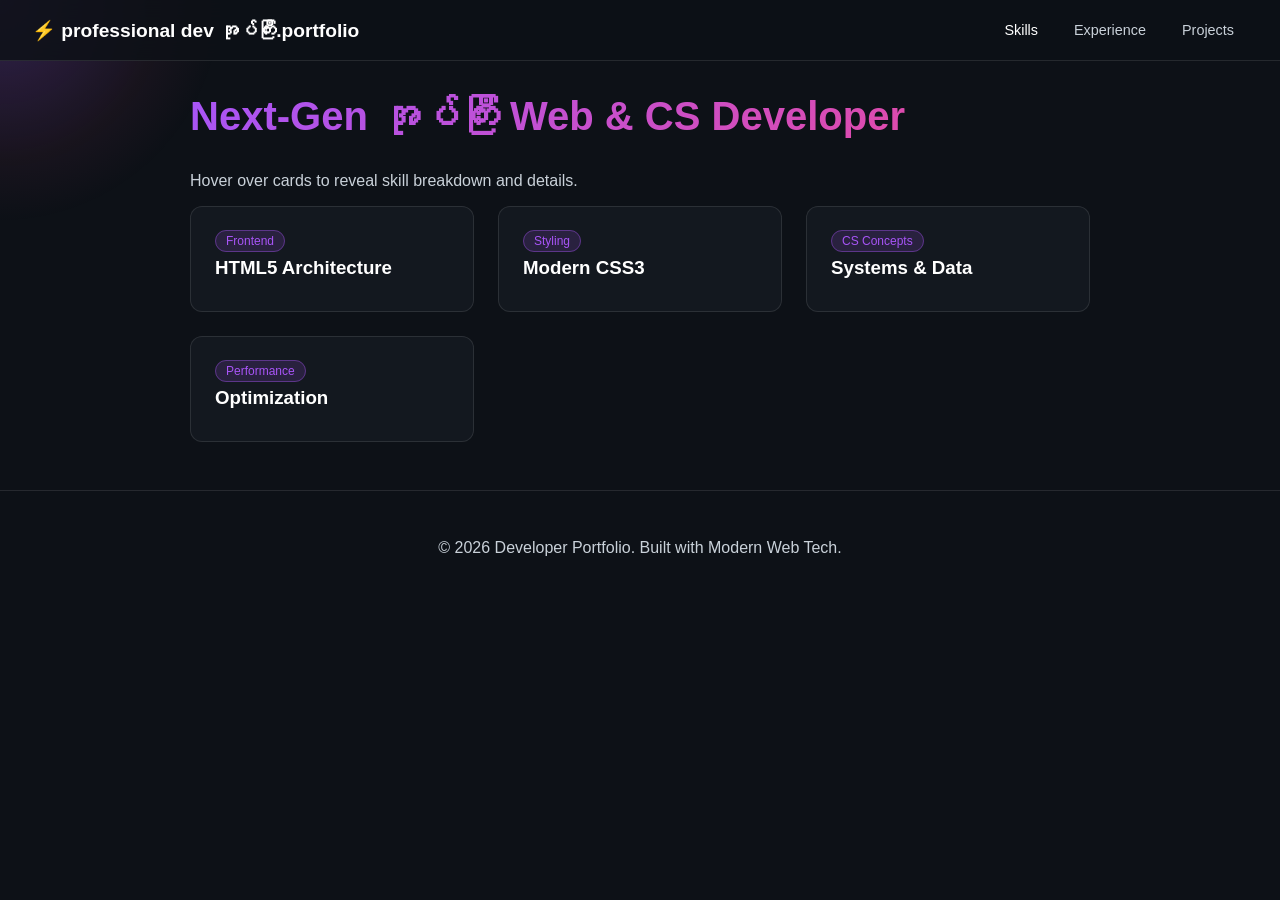
<file: index.html>
<!DOCTYPE html>
<html lang="en">
<head>
    <meta charset="UTF-8">
    <meta name="viewport" content="width=device-width, initial-scale=1.0">
    <title>အုပ်ကြီး Portfolio | Skills</title>
    <link rel="stylesheet" href="style.css">
</head>
<body>
    <div class="cursor-glow" id="cursorGlow"></div>

    <header class="navbar">
        <div class="logo">⚡ professional dev အုပ်ကြီး.portfolio </div>
        <nav class="nav-container">
            <div class="nav-hover-pill" id="navPill"></div>
            <a href="index.html" class="nav-item active">Skills</a>
            <a href="index10_2.html" class="nav-item">Experience</a>
            <a href="index10_3.html" class="nav-item">Projects</a>
        </nav>
    </header>

    <main class="container">
        <section class="hero">
            <h1>Next-Gen အုပ်ကြီး Web & CS Developer</h1>
            <p>Hover over cards to reveal skill breakdown and details.</p>
        </section>

        <div class="skills-grid">
            <div class="card">
                <span class="badge">Frontend</span>
                <h3>HTML5 Architecture</h3>
                <p>Semantic Elements, Advanced Forms, Tables, and Structural Best Practices.</p>
            </div>
            <div class="card">
                <span class="badge">Styling</span>
                <h3>Modern CSS3</h3>
                <p>Flexbox, Grid Systems, Glassmorphism, Animations, and Purple Accents.</p>
            </div>
            <div class="card">
                <span class="badge">CS Concepts</span>
                <h3>Systems & Data</h3>
                <p>Hexadecimal Systems, Audio Bit Rate Calculations, and Raster vs Vector Graphics.</p>
            </div>
            <div class="card">
                <span class="badge">Performance</span>
                <h3>Optimization</h3>
                <p>Lossy/Lossless Media Compression, Dynamic Effects, and Responsive Layouts.</p>
            </div>
        </div>
    </main>

    <footer>
        <p>© 2026 Developer Portfolio. Built with Modern Web Tech.</p>
    </footer>

    <script src="script.js"></script>
</body>
</html>
</file>
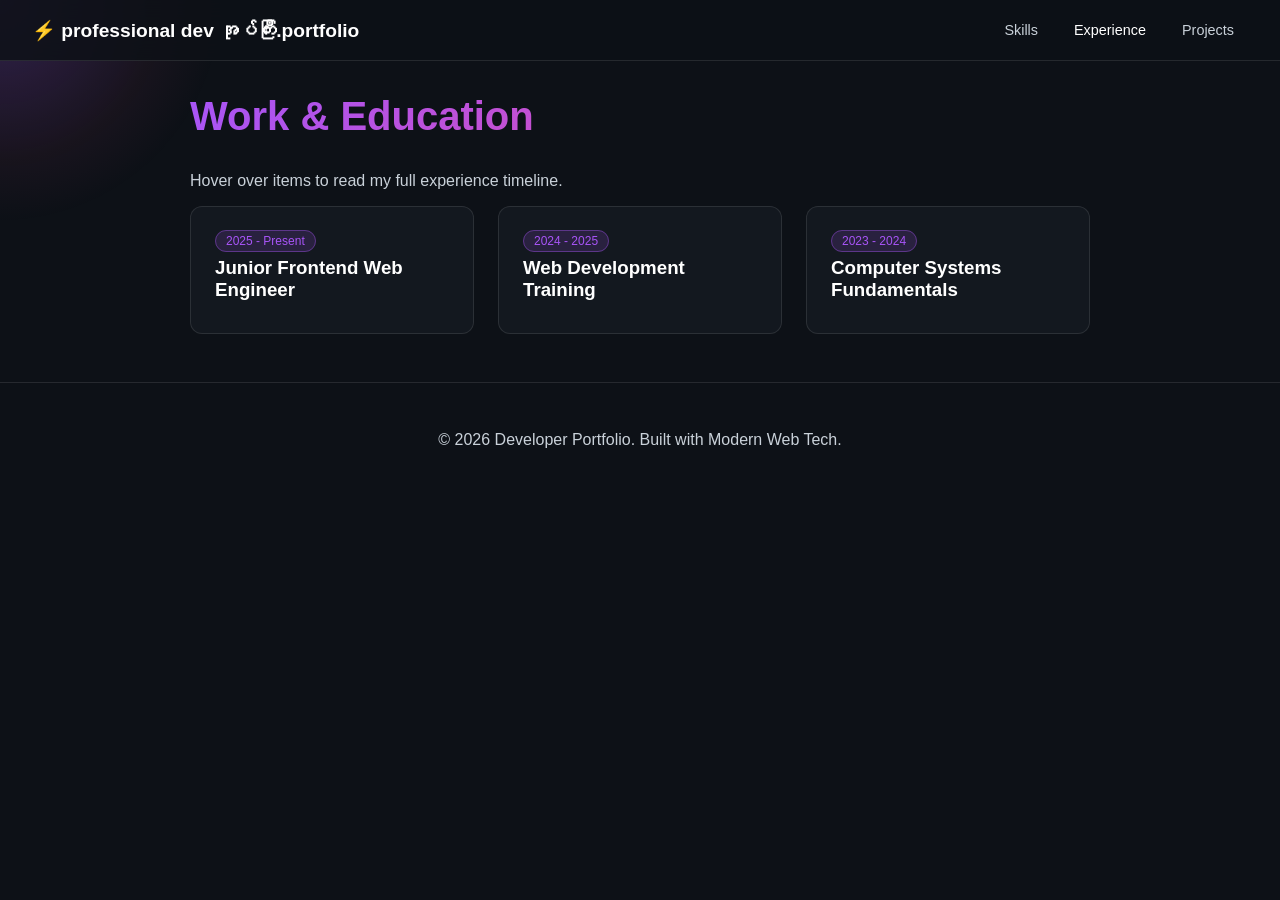
<file: index10_2.html>
<!DOCTYPE html>
<html lang="en">
<head>
    <meta charset="UTF-8">
    <meta name="viewport" content="width=device-width, initial-scale=1.0">
    <title>အုပ်ကြီး Portfolio | Experience</title>
    <link rel="stylesheet" href="style.css">
</head>
<body>
    <div class="cursor-glow" id="cursorGlow"></div>

    <header class="navbar">
        <div class="logo">⚡ professional dev အုပ်ကြီး.portfolio</div>
        <nav class="nav-container">
            <div class="nav-hover-pill" id="navPill"></div>
            <a href="index.html" class="nav-item">Skills</a>
            <a href="index10_2.html" class="nav-item active">Experience</a>
            <a href="index10_3.html" class="nav-item">Projects</a>
        </nav>
    </header>

    <main class="container">
        <section class="hero">
            <h1>Work & Education</h1>
            <p>Hover over items to read my full experience timeline.</p>
        </section>

        <div class="skills-grid">
            <div class="card">
                <span class="badge">2025 - Present</span>
                <h3>Junior Frontend Web Engineer</h3>
                <p>Developing modern responsive UI using HTML5, CSS Grid, animations, and clean architecture.</p>
            </div>
            <div class="card">
                <span class="badge">2024 - 2025</span>
                <h3>Web Development Training</h3>
                <p>Mastered Semantic HTML layouting, CSS Box Model, Specification Rules, and CSS Variables.</p>
            </div>
            <div class="card">
                <span class="badge">2023 - 2024</span>
                <h3>Computer Systems Fundamentals</h3>
                <p>Studied Data Representation, Audio Sampling, Pixel Depths, and Computer Architecture.</p>
            </div>
        </div>
    </main>

    <footer>
        <p>© 2026 Developer Portfolio. Built with Modern Web Tech.</p>
    </footer>

    <script src="script.js"></script>
</body>
</html>
</file>
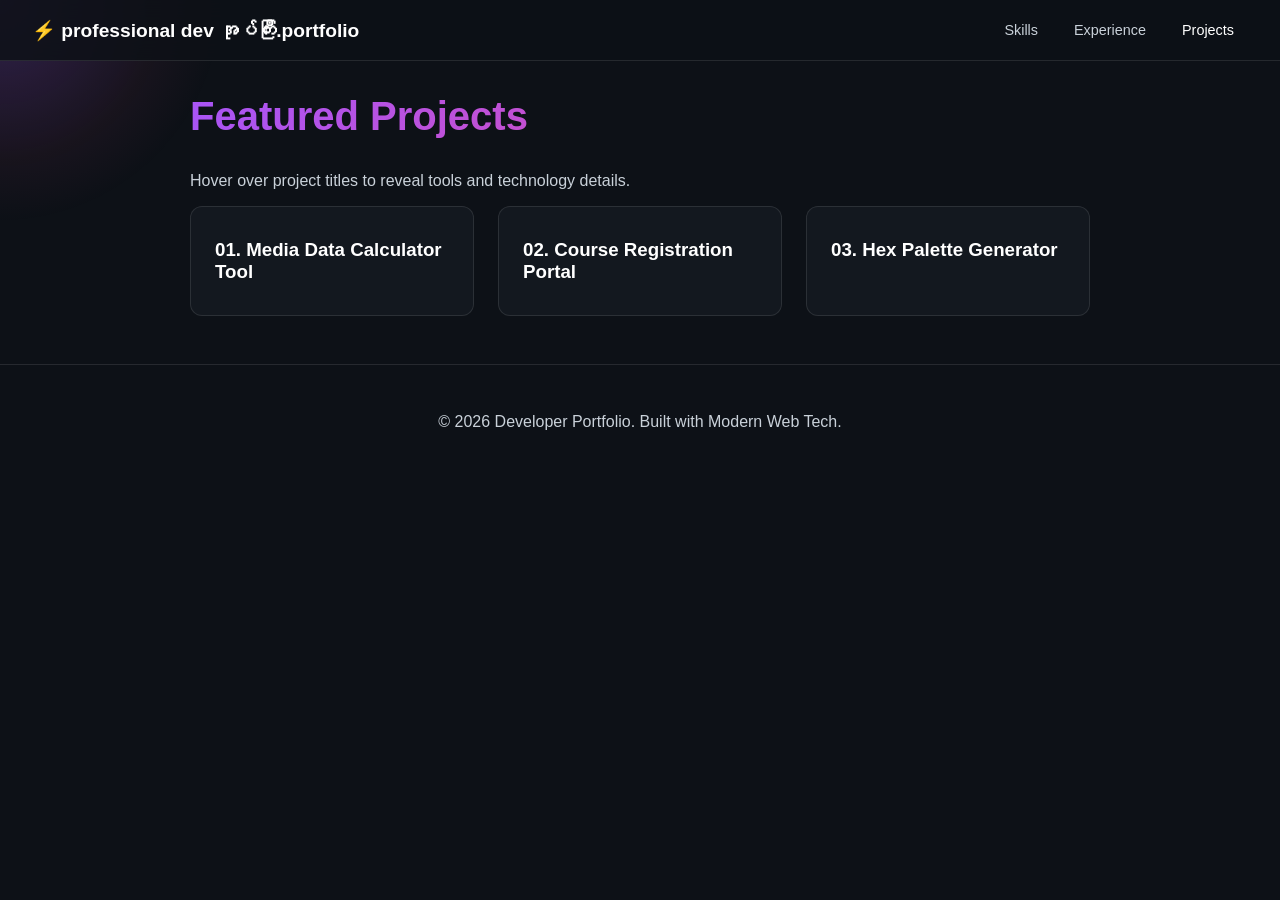
<file: index10_3.html>
<!DOCTYPE html>
<html lang="en">
<head>
    <meta charset="UTF-8">
    <meta name="viewport" content="width=device-width, initial-scale=1.0">
    <title>အုပ်ကြီး Portfolio | Projects</title>
    <link rel="stylesheet" href="style.css">
</head>
<body>
    <div class="cursor-glow" id="cursorGlow"></div>

    <header class="navbar">
        <div class="logo">⚡ professional dev အုပ်ကြီး.portfolio</div>
        <nav class="nav-container">
            <div class="nav-hover-pill" id="navPill"></div>
            <a href="index.html" class="nav-item">Skills</a>
            <a href="index10_2.html" class="nav-item">Experience</a>
            <a href="index10_3.html" class="nav-item active">Projects</a>
        </nav>
    </header>

    <main class="container">
        <section class="hero">
            <h1>Featured Projects</h1>
            <p>Hover over project titles to reveal tools and technology details.</p>
        </section>

        <div class="projects-grid">
            <div class="card">
                <h3>01. Media Data Calculator Tool</h3>
                <p>A web calculator to calculate Audio Bit Rates (`Sample Rate × Bit Depth`) and image file sizes.</p>
                <div class="tags">
                    <span>HTML5</span> <span>CSS3</span> <span>CS Math</span>
                </div>
            </div>

            <div class="card">
                <h3>02. Course Registration Portal</h3>
                <p>Interactive student registration forms with input validation and data output displays.</p>
                <div class="tags">
                    <span>Forms</span> <span>Validation</span>
                </div>
            </div>

            <div class="card">
                <h3>03. Hex Palette Generator</h3>
                <p>Generates `#RRGGBB` hex color codes for web designs and custom stylesheets.</p>
                <div class="tags">
                    <span>CSS Variables</span> <span>Hex Code</span>
                </div>
            </div>
        </div>
    </main>

    <footer>
        <p>© 2026 Developer Portfolio. Built with Modern Web Tech.</p>
    </footer>

    <script src="script.js"></script>
</body>
</html>
</file>
<file: style.css>
/* Purple Vercel-Hybrid Theme */
:root {
    --bg-color: #0d1117;
    --card-bg: rgba(22, 27, 34, 0.85);
    --border-color: rgba(255, 255, 255, 0.1);
    --text-color: #c9d1d9;
    --heading-color: #ffffff;
    
    /* Dynamic Purple Accents */
    --purple-primary: #a855f7;
    --purple-glow: rgba(168, 85, 247, 0.25);
    --gradient-accent: linear-gradient(135deg, #a855f7 0%, #ec4899 100%);
}

body {
    background-color: var(--bg-color);
    color: var(--text-color);
    font-family: -apple-system, BlinkMacSystemFont, "Segoe UI", Inter, sans-serif;
    margin: 0;
    padding: 0;
    overflow-x: hidden;
}

/* Mouse Follow Purple Glow Light Effect */
.cursor-glow {
    position: fixed;
    top: 0;
    left: 0;
    width: 450px;
    height: 450px;
    border-radius: 50%;
    background: radial-gradient(circle, var(--purple-glow) 0%, rgba(236, 72, 153, 0.05) 50%, transparent 70%);
    pointer-events: none;
    transform: translate(-50%, -50%);
    z-index: 0;
    transition: opacity 0.3s ease;
}

/* Navbar & Animated Sliding Pill */
.navbar {
    display: flex;
    justify-content: space-between;
    align-items: center;
    padding: 1rem 2rem;
    background-color: rgba(13, 17, 23, 0.85);
    backdrop-filter: blur(12px);
    border-bottom: 1px solid var(--border-color);
    position: sticky;
    top: 0;
    z-index: 10;
}

.logo {
    font-weight: 800;
    color: var(--heading-color);
    font-size: 1.2rem;
}

.nav-container {
    position: relative;
    display: flex;
    gap: 0.5rem;
}

.nav-hover-pill {
    position: absolute;
    height: 100%;
    background: rgba(168, 85, 247, 0.15);
    border: 1px solid rgba(168, 85, 247, 0.3);
    border-radius: 6px;
    transition: all 0.25s cubic-bezier(0.2, 0, 0, 1);
    opacity: 0;
    pointer-events: none;
}

.nav-item {
    color: var(--text-color);
    text-decoration: none;
    padding: 6px 14px;
    font-size: 0.9rem;
    font-weight: 500;
    z-index: 1;
    transition: color 0.2s ease;
}

.nav-item:hover, .nav-item.active {
    color: var(--heading-color);
}

/* Page Layout & Container */
.container {
    max-width: 900px;
    margin: 2rem auto;
    padding: 0 1rem;
    position: relative;
    z-index: 1;
}

.hero h1 {
    background: var(--gradient-accent);
    -webkit-background-clip: text;
    -webkit-text-fill-color: transparent;
    font-size: 2.5rem;
    font-weight: 800;
}

.skills-grid, .projects-grid {
    display: grid;
    grid-template-columns: repeat(auto-fit, minmax(260px, 1fr));
    gap: 1.5rem;
}

/* Card Reveal Effect (ခေါင်းစဉ်ပေါ် Mouse တင်မှ စာတန်း ပေါ်လာစေရန်) */
.card {
    background: var(--card-bg);
    backdrop-filter: blur(12px);
    border: 1px solid var(--border-color);
    border-radius: 12px;
    padding: 1.5rem;
    transition: all 0.3s cubic-bezier(0.16, 1, 0.3, 1);
    cursor: pointer;
}

.card h3 {
    color: var(--heading-color);
    margin-top: 0.5rem;
    margin-bottom: 0.5rem;
    transition: color 0.3s ease;
}

/* Hover အသုံးမပြုမီ စာတန်းများကို ဖျောက်ထားခြင်း */
.card p, .card .tags {
    max-height: 0;
    opacity: 0;
    overflow: hidden;
    margin: 0;
    transition: all 0.4s cubic-bezier(0.16, 1, 0.3, 1);
}

/* Mouse Hover လုပ်လိုက်မှ စာတန်းများ ချောမွေ့စွာ ပေါ်လာမည် */
.card:hover {
    border-color: var(--purple-primary);
    transform: translateY(-4px);
    box-shadow: 0 10px 30px rgba(168, 85, 247, 0.2);
}

.card:hover h3 {
    color: var(--purple-primary);
}

.card:hover p {
    max-height: 200px;
    opacity: 1;
    margin-top: 0.5rem;
}

.card:hover .tags {
    max-height: 100px;
    opacity: 1;
    margin-top: 0.8rem;
}

.badge {
    background: rgba(168, 85, 247, 0.15);
    color: var(--purple-primary);
    border: 1px solid rgba(168, 85, 247, 0.4);
    font-size: 0.75rem;
    padding: 3px 10px;
    border-radius: 20px;
}

.tags span {
    background: #21262d;
    border: 1px solid var(--border-color);
    color: var(--purple-primary);
    font-size: 0.8rem;
    padding: 2px 8px;
    border-radius: 4px;
    margin-right: 5px;
}

footer {
    text-align: center;
    padding: 2rem;
    border-top: 1px solid var(--border-color);
    margin-top: 3rem;
}
/* Ultra-Smooth & Slow Page Transition Animation */
/* Page Header Animation */
.container .hero {
    animation: fadeIn 0.8s ease-out forwards;
}

@keyframes fadeIn {
    from { opacity: 0; transform: translateY(15px); }
    to { opacity: 1; transform: translateY(0); }
}

/* Base Card State (စပေါ်ချိန်တွင် ဖျောက်ထားမည်) */
.card {
    opacity: 0;
    transform: translateY(30px);
    transition: opacity 0.8s cubic-bezier(0.16, 1, 0.3, 1), 
                transform 0.8s cubic-bezier(0.16, 1, 0.3, 1),
                border-color 0.3s ease, box-shadow 0.3s ease !important;
}

/* Card တစ်ခုချင်းစီ ပေါ်လာသည့် Class */
.card.show {
    opacity: 1;
    transform: translateY(0);
}
</file>
